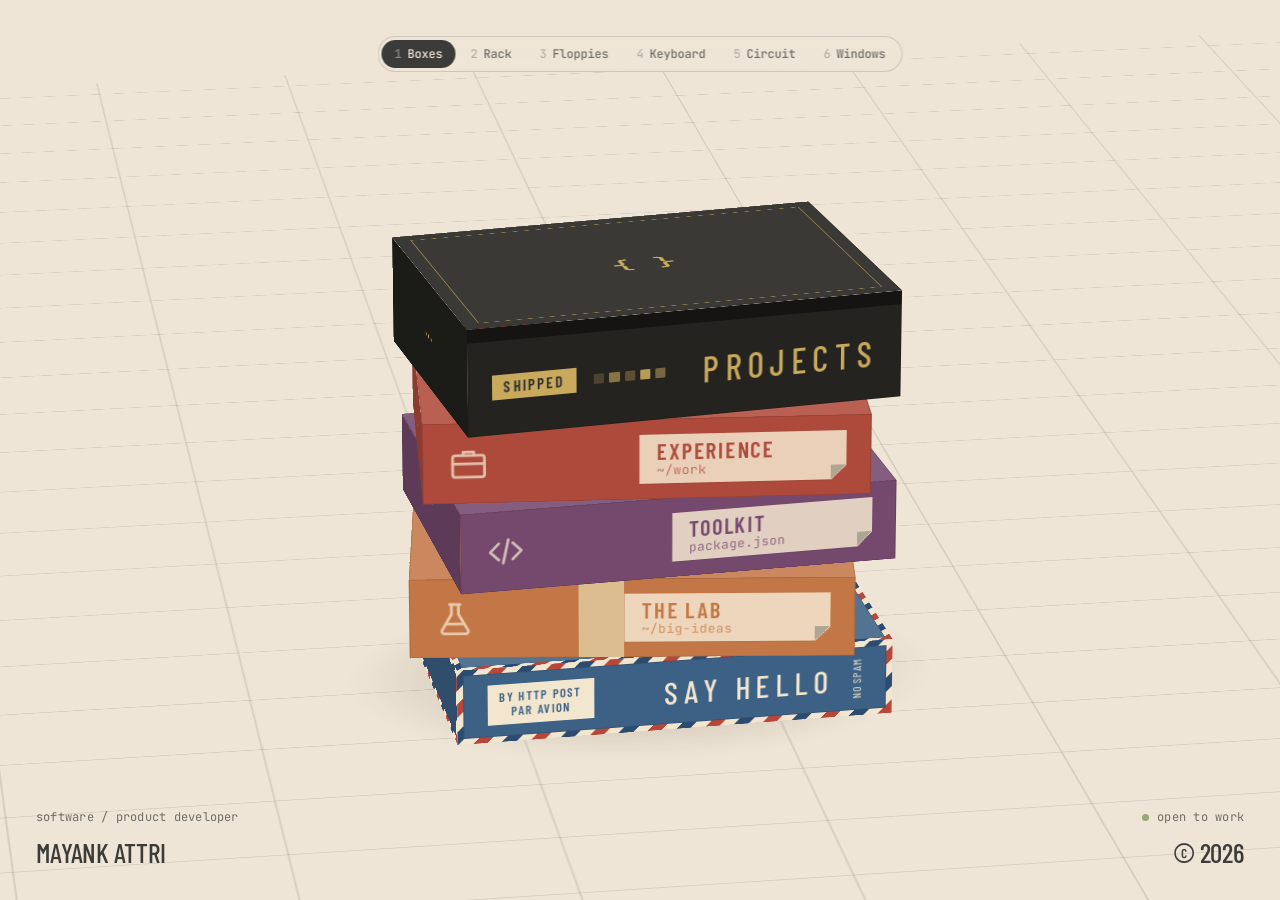
<file: index.html>
<!doctype html>
<html lang="en">
<head>
  <meta charset="utf-8">
  <meta name="viewport" content="width=device-width, initial-scale=1">
  <title>Mayank Attri</title>
  <meta name="description" content="Mayank Attri — software & product developer. Projects, experience, toolkit and contact, in six switchable 3D views.">
  <link rel="preconnect" href="https://fonts.googleapis.com">
  <link rel="preconnect" href="https://fonts.gstatic.com" crossorigin>
  <link rel="stylesheet" href="https://fonts.googleapis.com/css2?family=Barlow+Condensed:wght@400;500;600;700&family=JetBrains+Mono:wght@400;500&family=Caveat:wght@500&display=swap">
  <link rel="icon" href="favicon.svg" type="image/svg+xml">
  <link rel="stylesheet" href="css/base.css?v=16">
  <link rel="stylesheet" href="css/home.css?v=16">
  <link rel="stylesheet" href="css/views.css?v=16">
  <script src="js/data.js?v=16" defer></script>
  <script src="js/views.js?v=16" defer></script>
  <script src="js/home.js?v=16" defer></script>
  <script src="js/twist.js?v=16" defer></script>
  <script src="js/lift.js?v=16" defer></script>
</head>
<body>
<main class="home" data-view="boxes">
  <div class="switcher" role="tablist" aria-label="Choose a view">
    <button type="button" role="tab" data-view="boxes" aria-selected="true"><kbd>1</kbd>Boxes</button>
    <button type="button" role="tab" data-view="rack" aria-selected="false"><kbd>2</kbd>Rack</button>
    <button type="button" role="tab" data-view="floppies" aria-selected="false"><kbd>3</kbd>Floppies</button>
    <button type="button" role="tab" data-view="keyboard" aria-selected="false"><kbd>4</kbd>Keyboard</button>
    <button type="button" role="tab" data-view="circuit" aria-selected="false"><kbd>5</kbd>Circuit</button>
    <button type="button" role="tab" data-view="windows" aria-selected="false"><kbd>6</kbd>Windows</button>
  </div>

  <p class="corner role">software / product developer</p>
  <p class="corner status"><span class="dot" aria-hidden="true"></span> open to work</p>

  <section class="view" data-view="boxes">
  <nav class="stage" aria-label="Sections — boxes">
    <div class="world" data-twist data-lift data-stacked="true">
      <div class="ground" aria-hidden="true"></div>
      <div class="shadow" aria-hidden="true"></div>

      <!-- Top: projects — the lidded black box -->
      <a class="box b-projects" href="projects.html" aria-label="Projects">
        <span class="face f-front">
          <span class="plate">SHIPPED</span>
          <span class="commits" aria-hidden="true"><i></i><i></i><i></i><i></i><i></i></span>
          <span class="spine">PROJECTS</span>
        </span>
        <span class="face f-back"></span>
        <span class="face f-left"><span class="dots">•••</span></span>
        <span class="face f-right"></span>
        <span class="face f-top"><span class="emblem">{ }</span></span>
        <span class="face f-bottom"></span>
      </a>

      <!-- Experience -->
      <a class="box b-work" href="work.html" aria-label="Experience">
        <span class="face f-front">
          <svg class="icon" viewBox="0 0 24 24" aria-hidden="true"><rect x="3" y="7" width="18" height="13" rx="1.5"/><path d="M9 7V5h6v2M3 12h18"/></svg>
          <span class="sticker"><b>EXPERIENCE</b><small>~/work</small></span>
        </span>
        <span class="face f-back"></span>
        <span class="face f-left"><span class="arrows" aria-hidden="true">↑↑</span></span>
        <span class="face f-right"></span>
        <span class="face f-top"></span>
        <span class="face f-bottom"></span>
      </a>

      <!-- Toolkit -->
      <a class="box b-toolkit" href="toolkit.html" aria-label="Toolkit">
        <span class="face f-front">
          <svg class="icon" viewBox="0 0 24 24" aria-hidden="true"><path d="M8 7l-5 5 5 5M16 7l5 5-5 5M13.5 5l-3 14"/></svg>
          <span class="sticker"><b>TOOLKIT</b><small>package.json</small></span>
        </span>
        <span class="face f-back"></span>
        <span class="face f-left"><span class="arrows" aria-hidden="true">↑↑</span></span>
        <span class="face f-right"></span>
        <span class="face f-top"></span>
        <span class="face f-bottom"></span>
      </a>

      <!-- Lab: AI agents and experiments -->
      <a class="box b-lab" href="lab.html" aria-label="Lab">
        <span class="face f-front">
          <svg class="icon" viewBox="0 0 24 24" aria-hidden="true"><path d="M9 3h6M10 3v6L4.5 19a1.5 1.5 0 0 0 1.3 2h12.4a1.5 1.5 0 0 0 1.3-2L14 9V3M7 15h10"/></svg>
          <span class="tape tape-v" aria-hidden="true"></span>
          <span class="sticker"><b>THE LAB</b><small>~/big-ideas</small></span>
        </span>
        <span class="face f-back"></span>
        <span class="face f-left"></span>
        <span class="face f-right"></span>
        <span class="face f-top"><span class="tape tape-top" aria-hidden="true"><span>EXPERIMENTAL · HANDLE WITH CARE · EXPERIMENTAL · HANDLE WITH CARE ·</span></span></span>
        <span class="face f-bottom"></span>
      </a>

      <!-- Contact: the air-mail parcel -->
      <a class="box b-contact" href="contact.html" aria-label="Contact">
        <span class="face f-front">
          <span class="stamp">BY HTTP POST<br>PAR AVION</span>
          <span class="spine">SAY HELLO</span>
          <span class="aside">NO SPAM</span>
        </span>
        <span class="face f-back"></span>
        <span class="face f-left"></span>
        <span class="face f-right"></span>
        <span class="face f-top"><span class="to">TO: YOU</span><span class="postage">200<small>OK</small></span></span>
        <span class="face f-bottom"></span>
      </a>
    </div>
  </nav>
  </section>

  <!-- The other views are built by js/views.js from the same five sections. -->
  <section class="view" data-view="rack" hidden>
    <nav class="stage" aria-label="Sections — server rack"><div class="world" data-twist data-lift data-stacked="true"></div></nav>
  </section>
  <section class="view" data-view="floppies" hidden>
    <nav class="stage" aria-label="Sections — floppy disks"><div class="world" data-twist data-lift data-stacked="false"></div></nav>
  </section>
  <section class="view" data-view="keyboard" hidden>
    <nav class="stage" aria-label="Sections — keyboard"><div class="world" data-orbit></div></nav>
    <p class="hint">type <b>P</b> · <b>E</b> · <b>T</b> · <b>L</b> · <b>C</b> on your keyboard</p>
  </section>
  <section class="view" data-view="circuit" hidden>
    <nav class="stage" aria-label="Sections — circuit board"><div class="world" data-orbit></div></nav>
  </section>
  <section class="view" data-view="windows" hidden>
    <nav class="stage" aria-label="Sections — windows"><div class="world" data-orbit data-spread></div></nav>
  </section>

  <h1 class="corner name">Mayank Attri</h1>
  <p class="corner copyright">© 2026</p>

  <p class="toast" role="status" aria-live="polite"></p>
</main>
</body>
</html>
</file>
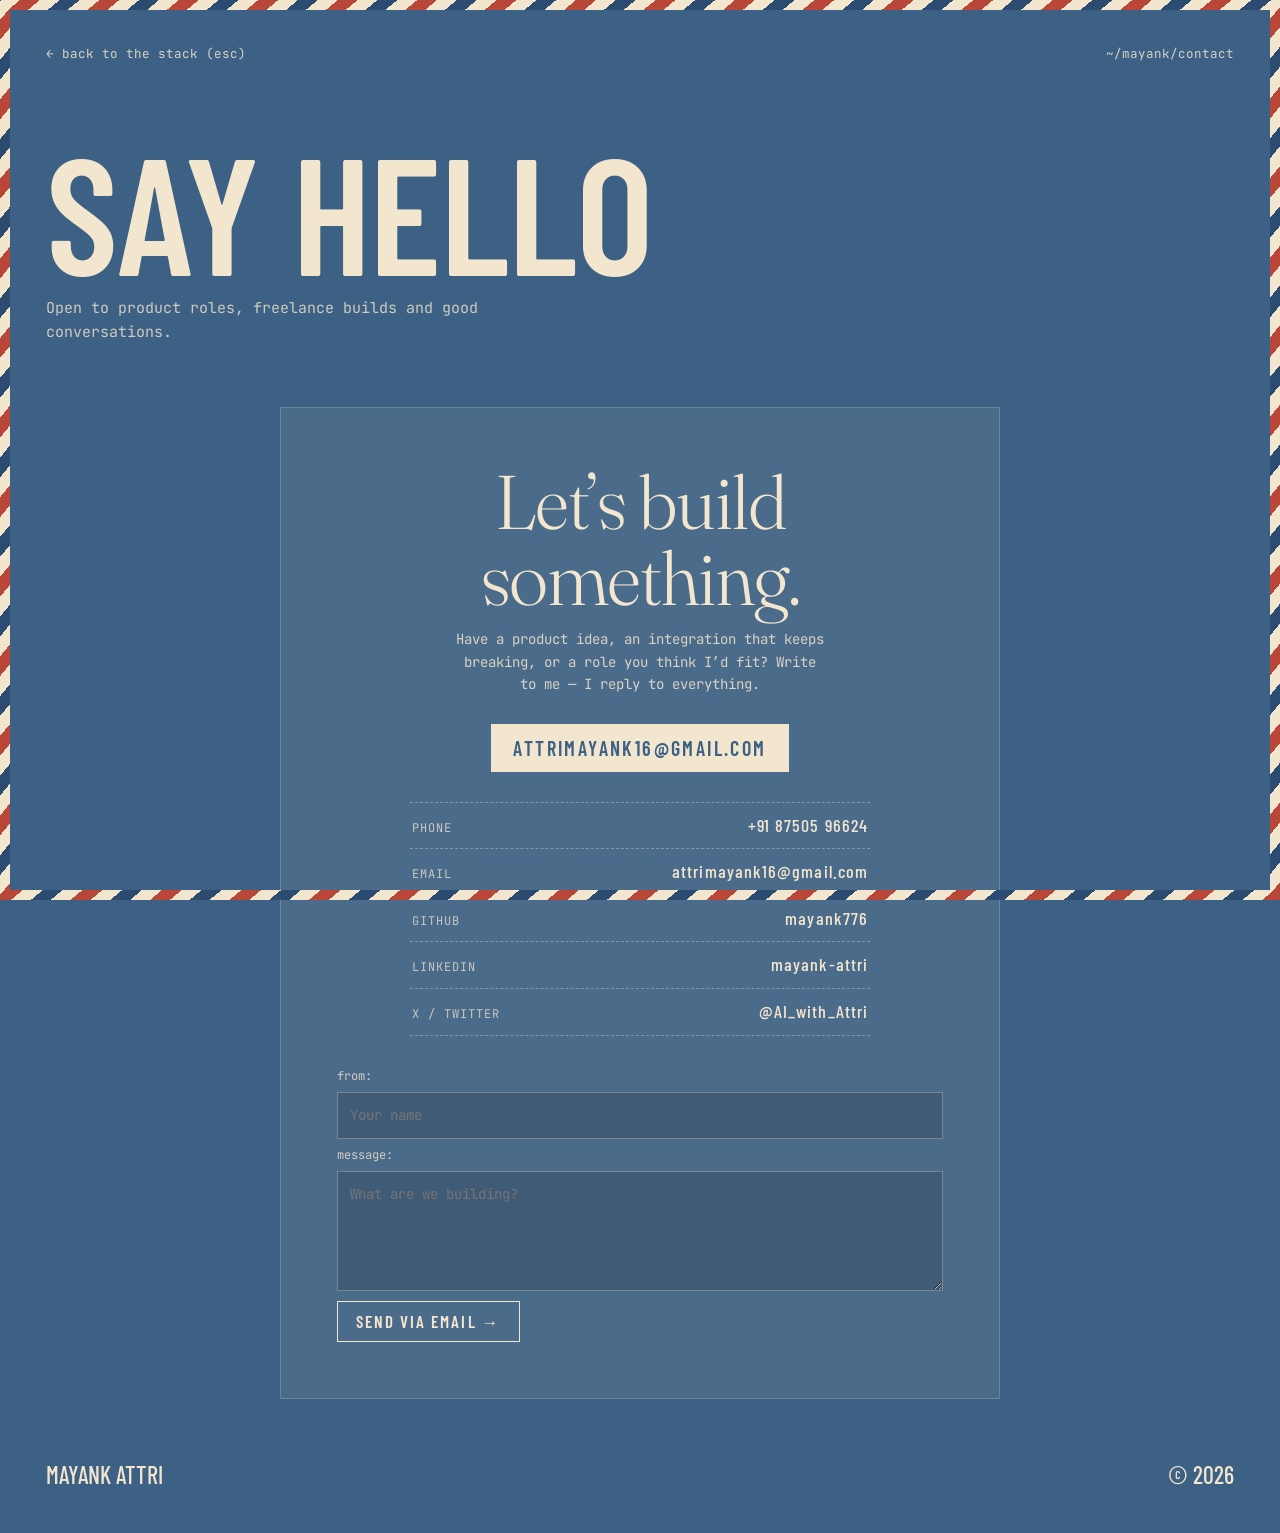
<file: contact.html>
<!doctype html>
<html lang="en">
<head>
  <meta charset="utf-8">
  <meta name="viewport" content="width=device-width, initial-scale=1">
  <title>Contact | Mayank Attri</title>
  <meta name="description" content="Open to product roles, freelance builds and good conversations.">
  <link rel="preconnect" href="https://fonts.googleapis.com">
  <link rel="preconnect" href="https://fonts.gstatic.com" crossorigin>
  <link rel="stylesheet" href="https://fonts.googleapis.com/css2?family=Barlow+Condensed:wght@400;500;600;700&family=JetBrains+Mono:wght@400;500&family=Fraunces:opsz,wght@9..144,300&display=swap">
  <link rel="icon" href="favicon.svg" type="image/svg+xml">
  <link rel="stylesheet" href="css/base.css?v=16">
  <link rel="stylesheet" href="css/room.css?v=16">
  <script src="js/data.js?v=16" defer></script>
  <script src="js/room.js?v=16" defer></script>
</head>
<body class="room room-contact" data-room="contact">
  <header class="room-head">
    <a class="back" href="index.html">← back to the stack <span aria-hidden="true">(esc)</span></a>
    <span>~/mayank/contact</span>
  </header>
  <main>
    <h1>Say hello</h1>
    <p class="lede">Open to product roles, freelance builds and good conversations.</p>
    <div class="content" id="content"></div>
  </main>
  <footer class="room-foot">
    <span>Mayank Attri</span>
    <span>© 2026</span>
  </footer>
</body>
</html>
</file>
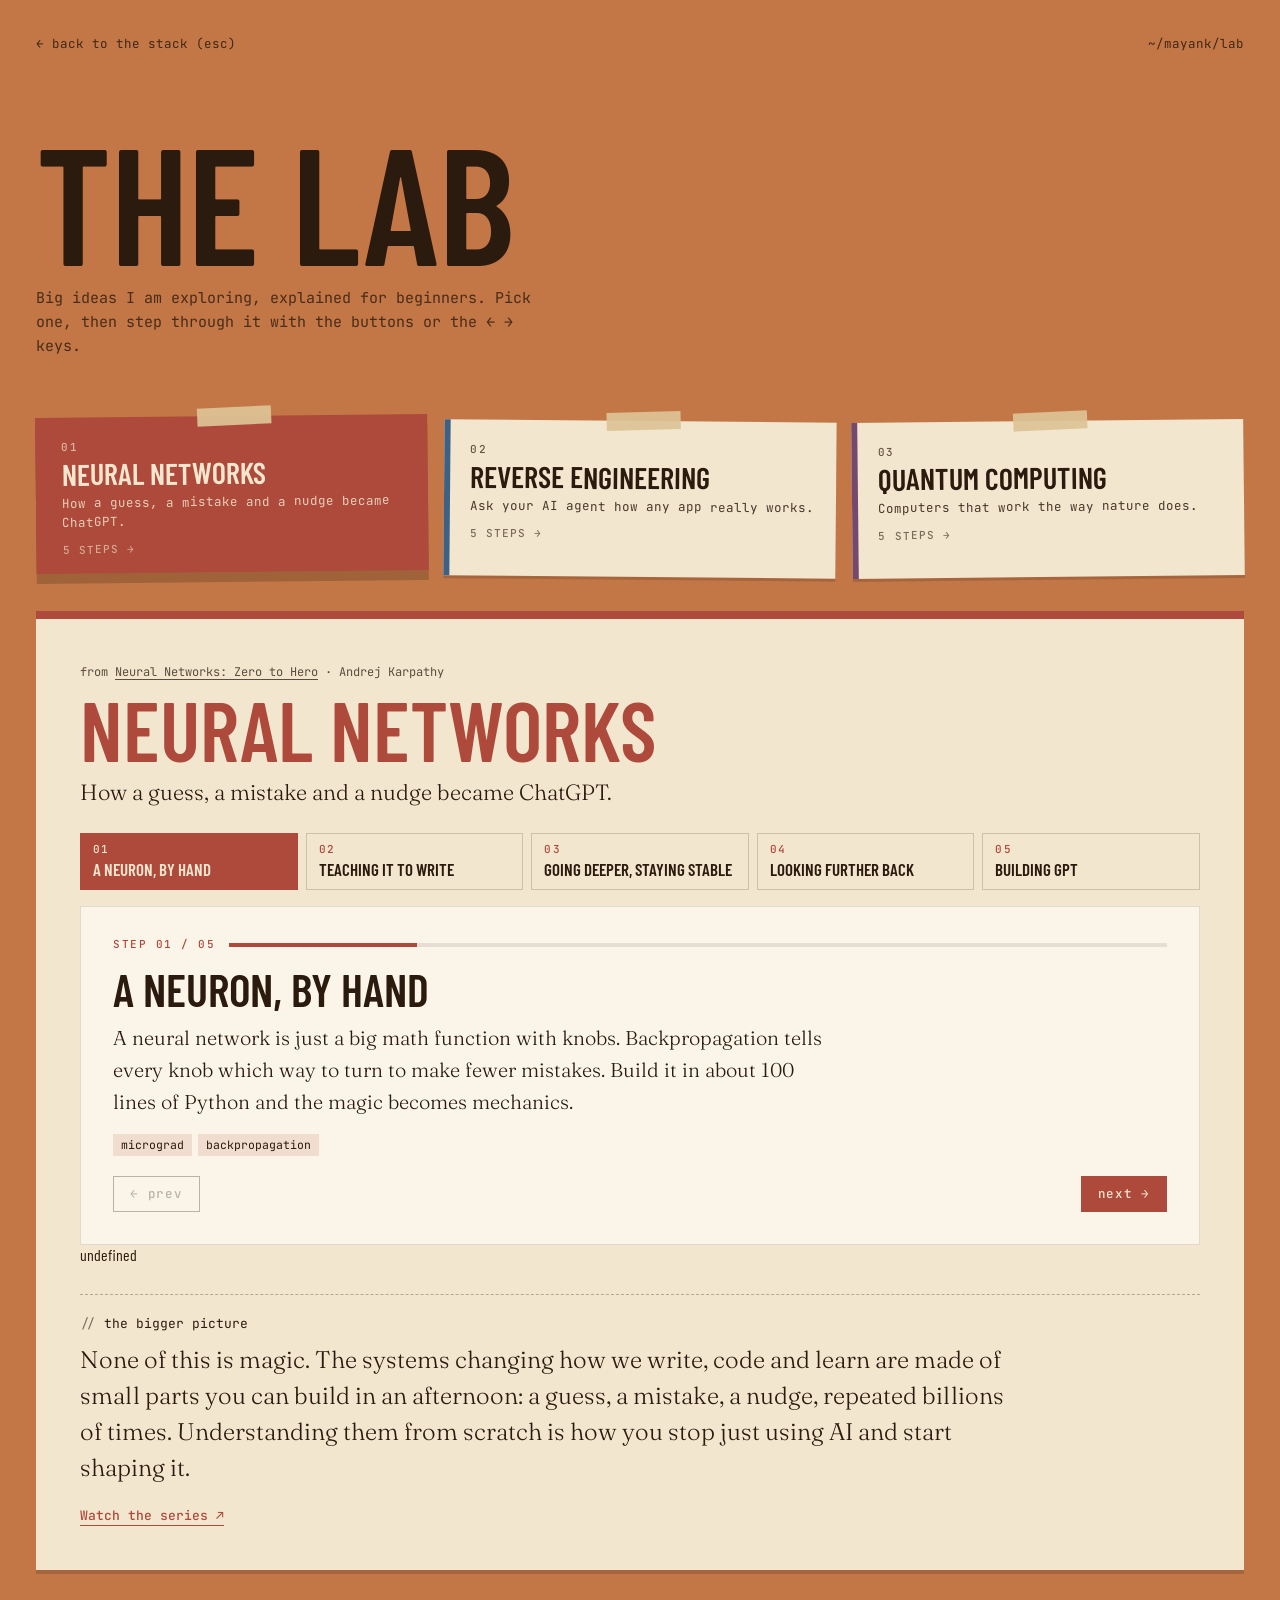
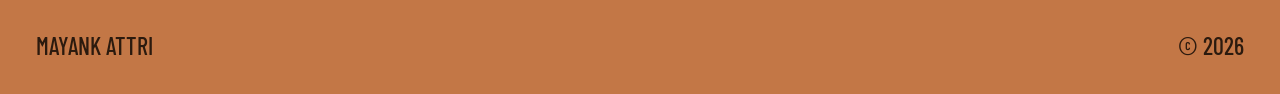
<file: lab.html>
<!doctype html>
<html lang="en">
<head>
  <meta charset="utf-8">
  <meta name="viewport" content="width=device-width, initial-scale=1">
  <title>Lab | Mayank Attri</title>
  <meta name="description" content="Big ideas explained for beginners: neural networks, reverse engineering with AI agents, and quantum computing.">
  <link rel="preconnect" href="https://fonts.googleapis.com">
  <link rel="preconnect" href="https://fonts.gstatic.com" crossorigin>
  <link rel="stylesheet" href="https://fonts.googleapis.com/css2?family=Barlow+Condensed:wght@400;500;600;700&family=JetBrains+Mono:wght@400;500&family=Fraunces:opsz,wght@9..144,300&display=swap">
  <link rel="icon" href="favicon.svg" type="image/svg+xml">
  <link rel="stylesheet" href="css/base.css?v=16">
  <link rel="stylesheet" href="css/room.css?v=16">
  <script src="js/data.js?v=16" defer></script>
  <script src="js/room.js?v=16" defer></script>
</head>
<body class="room room-lab" data-room="lab">
  <header class="room-head">
    <a class="back" href="index.html">← back to the stack <span aria-hidden="true">(esc)</span></a>
    <span>~/mayank/lab</span>
  </header>
  <main>
    <h1>The Lab</h1>
    <p class="lede">Big ideas I am exploring, explained for beginners. Pick one, then step through it with the buttons or the ← → keys.</p>
    <div class="content" id="content"></div>
  </main>
  <footer class="room-foot">
    <span>Mayank Attri</span>
    <span>© 2026</span>
  </footer>
</body>
</html>
</file>
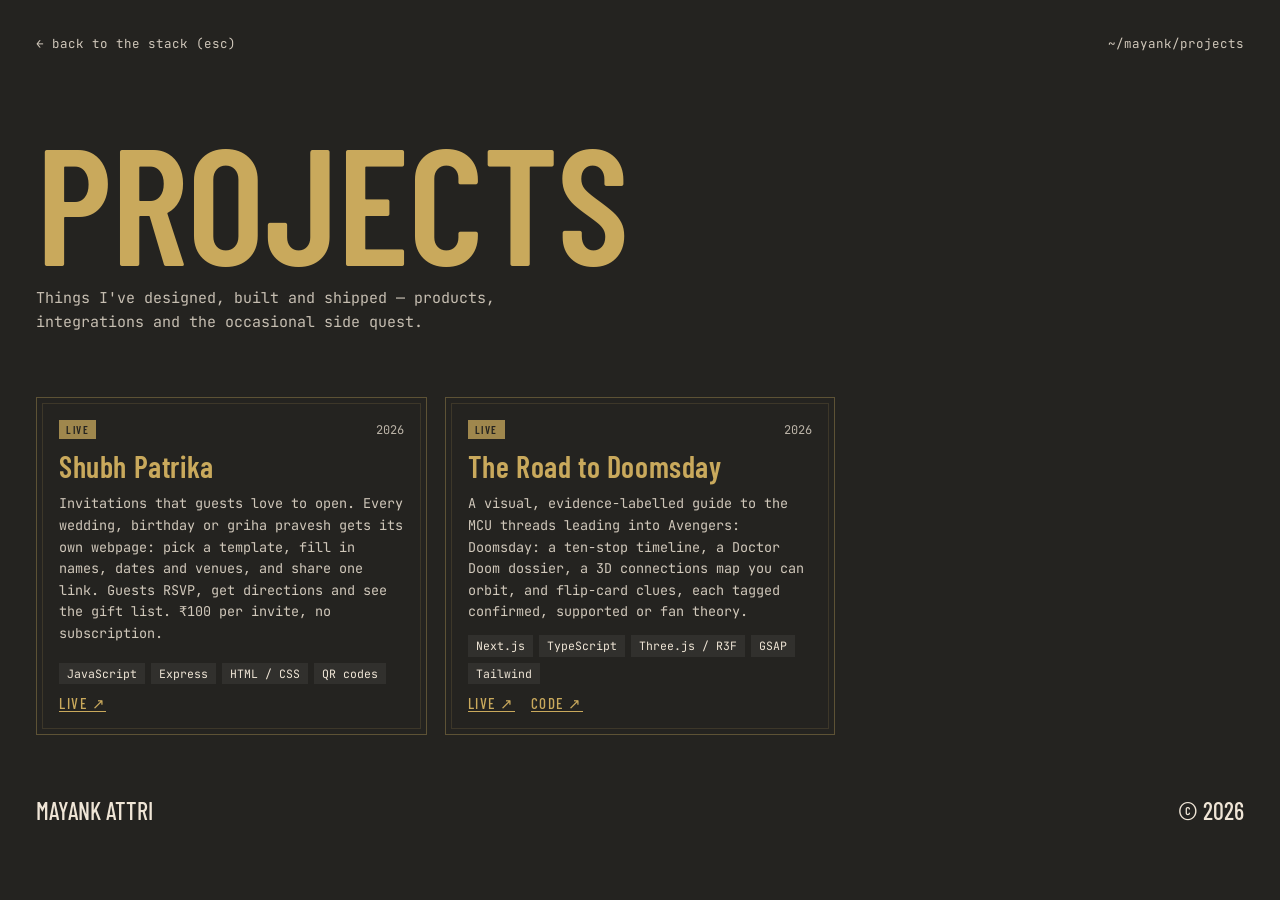
<file: projects.html>
<!doctype html>
<html lang="en">
<head>
  <meta charset="utf-8">
  <meta name="viewport" content="width=device-width, initial-scale=1">
  <title>Projects | Mayank Attri</title>
  <meta name="description" content="Things I've designed, built and shipped — products, integrations and the occasional side quest.">
  <link rel="preconnect" href="https://fonts.googleapis.com">
  <link rel="preconnect" href="https://fonts.gstatic.com" crossorigin>
  <link rel="stylesheet" href="https://fonts.googleapis.com/css2?family=Barlow+Condensed:wght@400;500;600;700&family=JetBrains+Mono:wght@400;500&family=Fraunces:opsz,wght@9..144,300&display=swap">
  <link rel="icon" href="favicon.svg" type="image/svg+xml">
  <link rel="stylesheet" href="css/base.css?v=16">
  <link rel="stylesheet" href="css/room.css?v=16">
  <script src="js/data.js?v=16" defer></script>
  <script src="js/room.js?v=16" defer></script>
</head>
<body class="room room-projects" data-room="projects">
  <header class="room-head">
    <a class="back" href="index.html">← back to the stack <span aria-hidden="true">(esc)</span></a>
    <span>~/mayank/projects</span>
  </header>
  <main>
    <h1>Projects</h1>
    <p class="lede">Things I've designed, built and shipped — products, integrations and the occasional side quest.</p>
    <div class="content" id="content"></div>
  </main>
  <footer class="room-foot">
    <span>Mayank Attri</span>
    <span>© 2026</span>
  </footer>
</body>
</html>
</file>
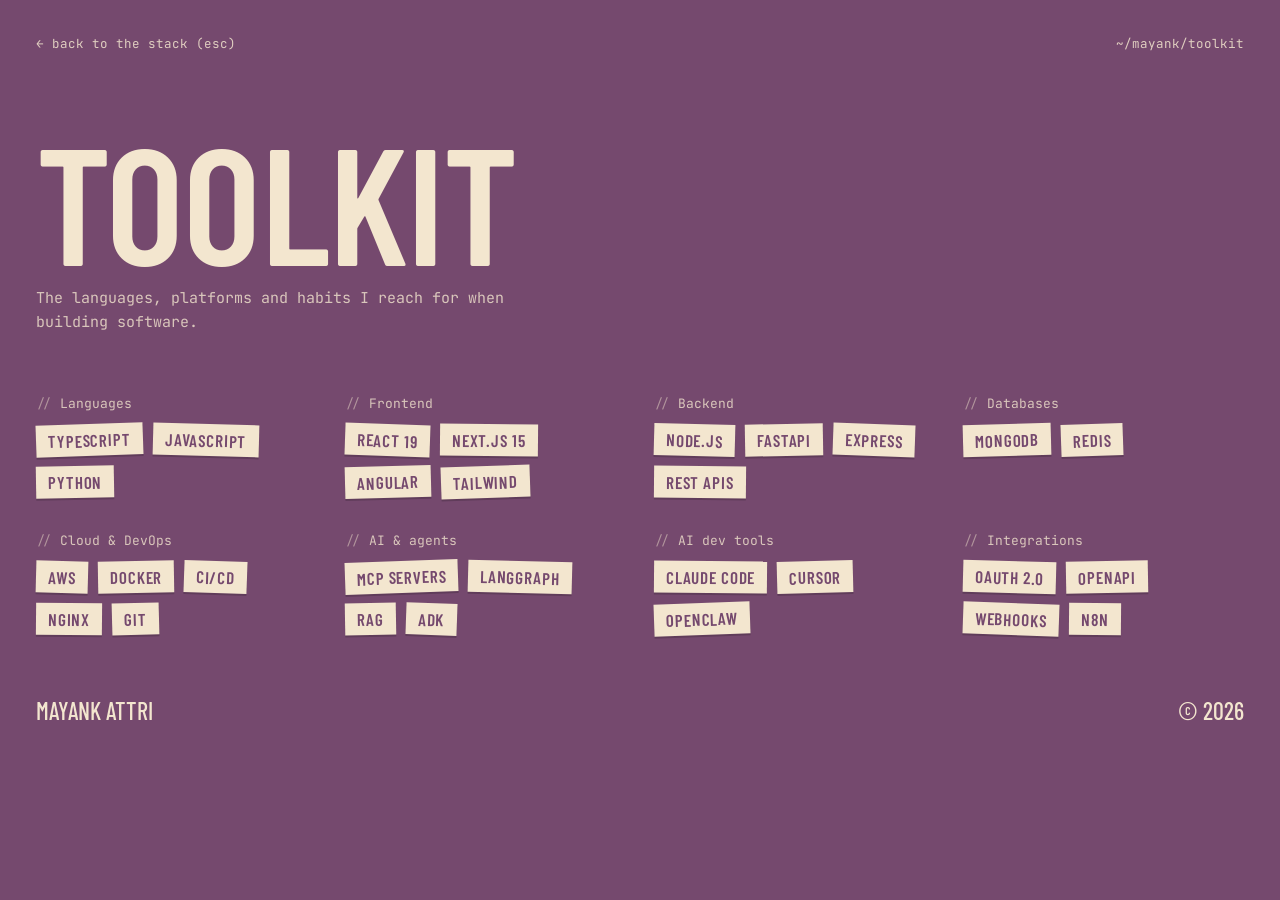
<file: toolkit.html>
<!doctype html>
<html lang="en">
<head>
  <meta charset="utf-8">
  <meta name="viewport" content="width=device-width, initial-scale=1">
  <title>Toolkit | Mayank Attri</title>
  <meta name="description" content="The languages, platforms and habits I reach for when building software.">
  <link rel="preconnect" href="https://fonts.googleapis.com">
  <link rel="preconnect" href="https://fonts.gstatic.com" crossorigin>
  <link rel="stylesheet" href="https://fonts.googleapis.com/css2?family=Barlow+Condensed:wght@400;500;600;700&family=JetBrains+Mono:wght@400;500&family=Fraunces:opsz,wght@9..144,300&display=swap">
  <link rel="icon" href="favicon.svg" type="image/svg+xml">
  <link rel="stylesheet" href="css/base.css?v=16">
  <link rel="stylesheet" href="css/room.css?v=16">
  <script src="js/data.js?v=16" defer></script>
  <script src="js/room.js?v=16" defer></script>
</head>
<body class="room room-toolkit" data-room="toolkit">
  <header class="room-head">
    <a class="back" href="index.html">← back to the stack <span aria-hidden="true">(esc)</span></a>
    <span>~/mayank/toolkit</span>
  </header>
  <main>
    <h1>Toolkit</h1>
    <p class="lede">The languages, platforms and habits I reach for when building software.</p>
    <div class="content" id="content"></div>
  </main>
  <footer class="room-foot">
    <span>Mayank Attri</span>
    <span>© 2026</span>
  </footer>
</body>
</html>
</file>
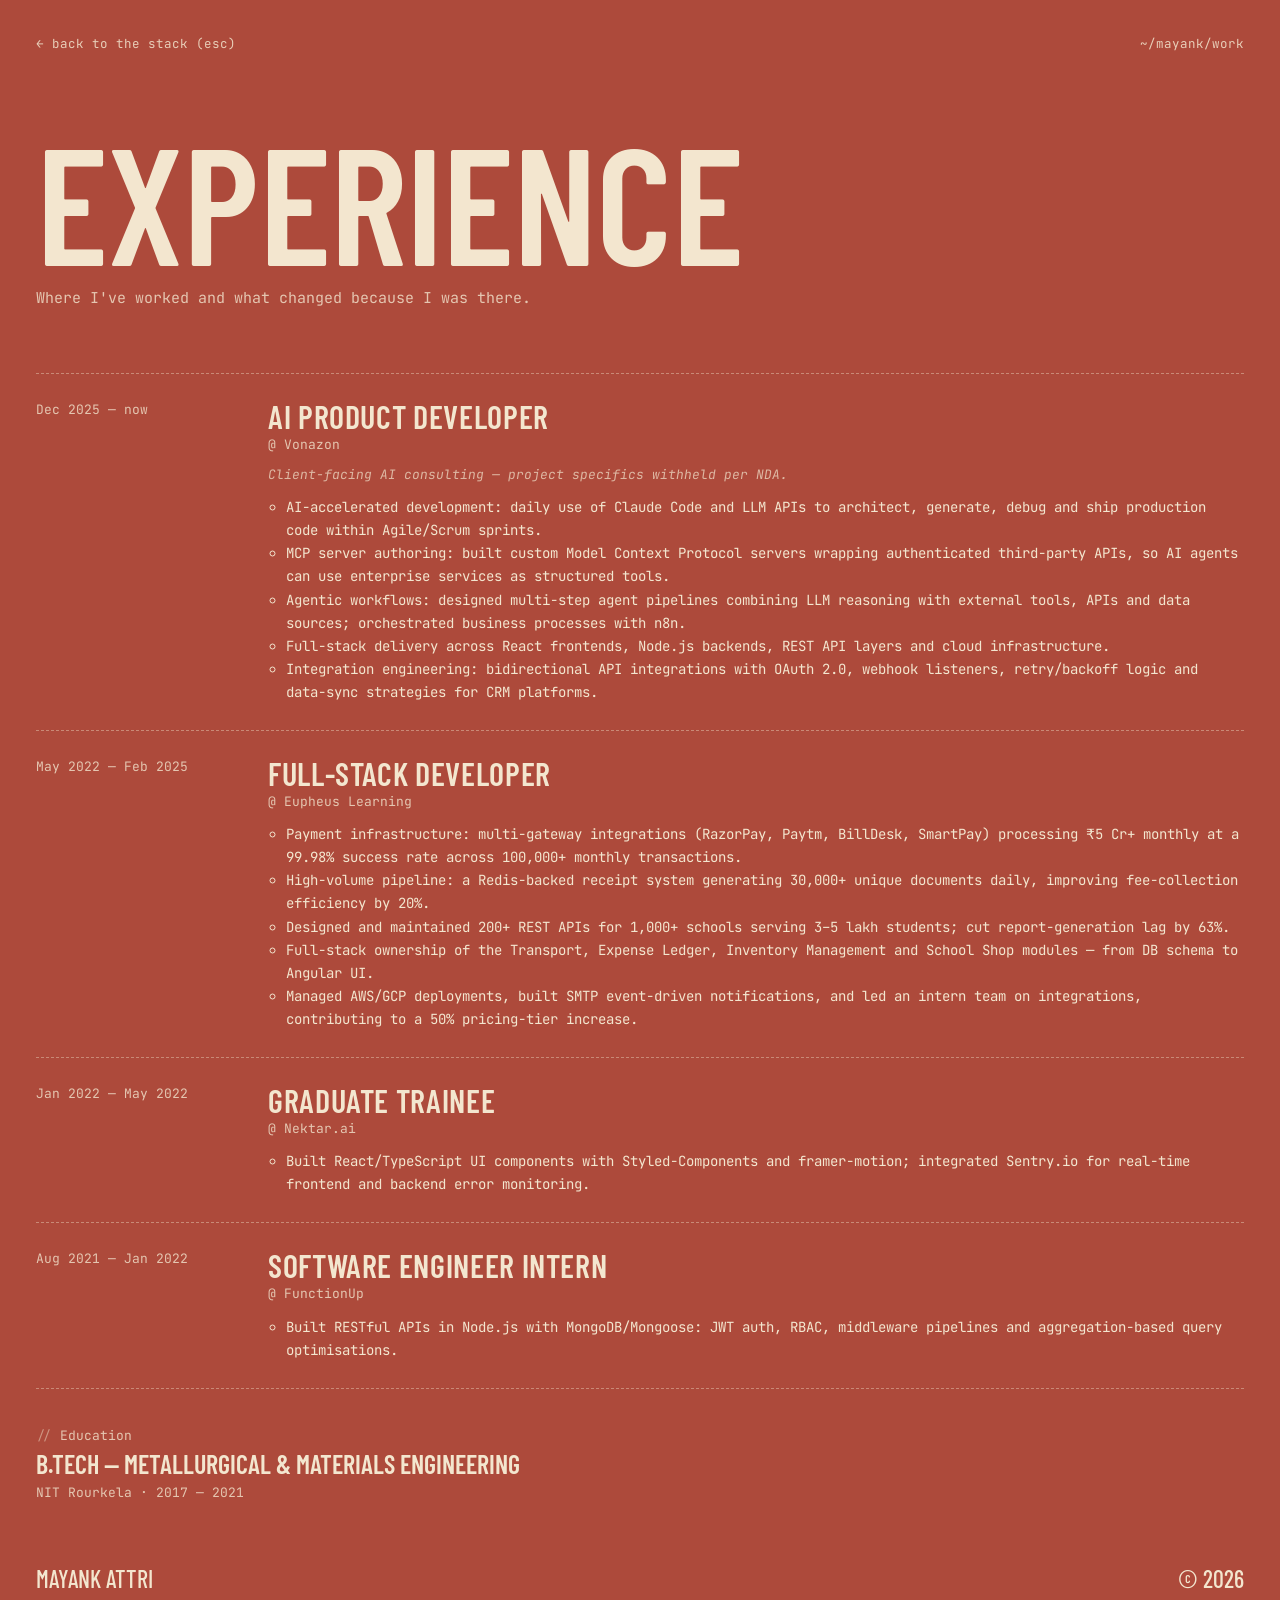
<file: work.html>
<!doctype html>
<html lang="en">
<head>
  <meta charset="utf-8">
  <meta name="viewport" content="width=device-width, initial-scale=1">
  <title>Experience | Mayank Attri</title>
  <meta name="description" content="Where I've worked and what changed because I was there.">
  <link rel="preconnect" href="https://fonts.googleapis.com">
  <link rel="preconnect" href="https://fonts.gstatic.com" crossorigin>
  <link rel="stylesheet" href="https://fonts.googleapis.com/css2?family=Barlow+Condensed:wght@400;500;600;700&family=JetBrains+Mono:wght@400;500&family=Fraunces:opsz,wght@9..144,300&display=swap">
  <link rel="icon" href="favicon.svg" type="image/svg+xml">
  <link rel="stylesheet" href="css/base.css?v=16">
  <link rel="stylesheet" href="css/room.css?v=16">
  <script src="js/data.js?v=16" defer></script>
  <script src="js/room.js?v=16" defer></script>
</head>
<body class="room room-work" data-room="work">
  <header class="room-head">
    <a class="back" href="index.html">← back to the stack <span aria-hidden="true">(esc)</span></a>
    <span>~/mayank/work</span>
  </header>
  <main>
    <h1>Experience</h1>
    <p class="lede">Where I've worked and what changed because I was there.</p>
    <div class="content" id="content"></div>
  </main>
  <footer class="room-foot">
    <span>Mayank Attri</span>
    <span>© 2026</span>
  </footer>
</body>
</html>
</file>
<file: css/base.css>
/* Shared tokens, fonts and resets for every page. */
@view-transition { navigation: auto; }

:root {
  --paper: #efe5d6;
  --paper-2: #e4d7c5;
  --ink: #3b3b39;
  --line: rgb(59 59 57 / 0.13);
  --shadow: rgb(40 30 20 / 0.28);

  --c-projects: #242320;
  --c-work: #ad4a3b;
  --c-toolkit: #75496e;
  --c-lab: #c37746;
  --c-contact: #3d6184;
  --gold: #c9a95c;
  --cream: #f3e6cf;
  --tape: rgb(222 196 150 / 0.92);
  --ok: #6f8f4e;

  --gutter: clamp(16px, 3vw, 36px);
  --label: "Barlow Condensed", "Arial Narrow", sans-serif;
  --mono: "JetBrains Mono", ui-monospace, "SFMono-Regular", Consolas, monospace;
  --serif: "Fraunces", Georgia, serif;
  color-scheme: light;
}

/* Night shift: the paving goes dark, the boxes keep their colours. */
@media (prefers-color-scheme: dark) {
  :root:not([data-theme="light"]) {
    --paper: #1b1a18;
    --paper-2: #25231f;
    --ink: #e9dfcf;
    --line: rgb(239 229 214 / 0.08);
    --shadow: rgb(0 0 0 / 0.55);
    color-scheme: dark;
  }
}
:root[data-theme="dark"] {
  --paper: #1b1a18;
  --paper-2: #25231f;
  --ink: #e9dfcf;
  --line: rgb(239 229 214 / 0.08);
  --shadow: rgb(0 0 0 / 0.55);
  color-scheme: dark;
}

*, *::before, *::after { box-sizing: border-box; }
html, body { margin: 0; }
body {
  background: var(--paper);
  color: var(--ink);
  font-family: var(--label);
  -webkit-font-smoothing: antialiased;
  text-rendering: optimizeLegibility;
}
a { color: inherit; }
:focus-visible { outline: 2px solid var(--gold); outline-offset: 3px; }
::selection { background: var(--ink); color: var(--paper); }

.sr-only {
  position: absolute; width: 1px; height: 1px; padding: 0; margin: -1px;
  overflow: hidden; clip: rect(0 0 0 0); white-space: nowrap; border: 0;
}

@media (prefers-reduced-motion: reduce) {
  *, *::before, *::after { animation: none !important; transition: none !important; }
  @view-transition { navigation: none; }
}
</file>
<file: css/home.css>
/* The home: a stack of six-faced boxes standing on paving, one box per
   section. Everything is sized from one world unit, --u, so the stack
   fits whatever screen it lands on. */

@property --drop { syntax: "<length>"; inherits: false; initial-value: 0px; }

.home {
  position: relative;
  min-height: 100svh;
  display: grid;
  place-items: center;
  padding: var(--gutter);
  overflow: clip;
  isolation: isolate;
}

/* ---------- corner texts ---------- */
.corner {
  position: absolute;
  z-index: 2;
  margin: 0;
  font: 500 clamp(1.15rem, 0.85rem + 1.1vw, 1.7rem) / 0.9 var(--label);
  letter-spacing: -0.005em;
  text-transform: uppercase;
}
.name { left: var(--gutter); bottom: var(--gutter); }
.copyright { right: var(--gutter); bottom: var(--gutter); }
.role, .status {
  bottom: calc(var(--gutter) + clamp(1.15rem, 0.85rem + 1.1vw, 1.7rem) + 12px);
  font: 400 12px/1.2 var(--mono);
  text-transform: none;
  letter-spacing: 0.02em;
  opacity: 0.7;
}
.role { left: var(--gutter); }
.status { right: var(--gutter); display: flex; align-items: center; gap: 8px; }
.dot {
  width: 7px; height: 7px; border-radius: 50%;
  background: var(--ok);
  box-shadow: 0 0 0 0 var(--ok);
  animation: ping 2.4s ease-out infinite;
}
@keyframes ping { 0% { box-shadow: 0 0 0 0 rgb(111 143 78 / .55); } 70%, 100% { box-shadow: 0 0 0 7px rgb(111 143 78 / 0); } }

/* ---------- the stage and the camera ---------- */
.stage {
  --u: min(
    calc((100vw - 2 * var(--gutter)) / 380),
    calc((100svh - 2 * var(--gutter) - 90px) / 400),
    2.2px
  );
  --w: calc(255 * var(--u));
  --d: calc(176 * var(--u));
  position: relative;
  width: calc(380 * var(--u));
  height: calc(400 * var(--u));
  perspective: calc(3400 * var(--u));
  perspective-origin: 50% 35%;
}
.world {
  position: absolute;
  left: 50%;
  top: var(--origin-y, 80%);
  width: 0;
  height: 0;
  transform-style: preserve-3d;
  /* Each view sets its own camera: --elev (looking down), --yaw, --scale.
     --oe / --oy are the orbit drag (js/views.js), --tilt the pointer drift. */
  transform:
    scale3d(var(--scale, 1), var(--scale, 1), var(--scale, 1))
    rotateX(calc(-1 * (var(--elev, 19deg) + var(--oe, 0deg))))
    rotateY(calc(var(--yaw, 9deg) + var(--tilt, 0deg) + var(--oy, 0deg)));
  transition: transform 0.8s cubic-bezier(0.2, 0.7, 0.2, 1);
}
.world.orbiting { transition: none; }

/* The paving: joints seen by the same camera, running off past the edges. */
.ground {
  position: absolute;
  left: calc(-1300 * var(--u));
  top: calc(-1300 * var(--u));
  width: calc(2600 * var(--u));
  height: calc(2600 * var(--u));
  transform: rotateX(90deg);
  background-image:
    linear-gradient(var(--line) calc(1.4 * var(--u)), transparent 0),
    linear-gradient(90deg, var(--line) calc(1.4 * var(--u)), transparent 0);
  background-size: calc(150 * var(--u)) calc(75 * var(--u));
  background-position: calc(18 * var(--u)) calc(30 * var(--u));
  pointer-events: none;
}
.shadow {
  position: absolute;
  left: calc(-170 * var(--u));
  top: calc(-130 * var(--u));
  width: calc(340 * var(--u));
  height: calc(260 * var(--u));
  transform: rotateX(90deg) translateZ(calc(0.5 * var(--u)));
  background: radial-gradient(closest-side, var(--shadow), transparent);
  filter: blur(calc(6 * var(--u)));
  pointer-events: none;
}

/* ---------- a box: six faces around its own centre ---------- */
.box {
  --c: #888;
  --y: 0;          /* height of its base above the ground, in units */
  --h: calc(48 * var(--u));
  --x: 0;          /* sideways nudge, in units */
  --turn: 0deg;
  --pull: 0;
  --i: 0;          /* arrival order, bottom first */
  position: absolute;
  left: 0;
  top: 0;
  width: 0;
  height: 0;
  padding: 0;
  border: 0;
  background: none;
  font: inherit;
  color: var(--cream);
  text-decoration: none;
  cursor: pointer;
  outline: none;
  -webkit-tap-highlight-color: transparent;
  transform-style: preserve-3d;
  /* --lift hinges the box (and whatever rests on it) up about the back-bottom
     edge of the box being lifted (js/lift.js sets the --h* hinge values).
     At --lift: 0deg this prefix is the identity. */
  --lift: 0deg;
  --hx: 0;
  --hz: 0;
  --hy: 0px;
  --hturn: 0deg;
  --hdepth: var(--d);
  --z: 0;          /* front/back position, in units */
  --press: 0;      /* pushed down (keys) or raised (chips), in units */
  --pull-dist: 44; /* how far hover pulls it out towards you */
  transform:
    translate3d(calc(var(--hx) * var(--u)), var(--hy), calc(var(--hz) * var(--u)))
    rotateY(var(--hturn))
    translateZ(calc(var(--hdepth) / -2))
    rotateX(var(--lift))
    translateZ(calc(var(--hdepth) / 2))
    rotateY(calc(-1 * var(--hturn)))
    translate3d(calc(-1 * var(--hx) * var(--u)), calc(-1 * var(--hy)), calc(-1 * var(--hz) * var(--u)))
    translate3d(calc(var(--x) * var(--u)), calc(var(--drop) - var(--y) * var(--u) - var(--h) / 2 + var(--press) * var(--u)), calc(var(--z) * var(--u)))
    rotateY(var(--turn))
    translate3d(0, calc(var(--pull) * -3 * var(--u)), calc(var(--pull) * var(--pull-dist) * var(--u)));
  transition: transform 0.45s cubic-bezier(0.2, 0.8, 0.2, 1);
  animation: arrive 0.85s cubic-bezier(0.3, 1.35, 0.55, 1) both;
  animation-delay: calc(150ms + var(--i) * 120ms);
}
@keyframes arrive {
  from { --drop: calc(-640 * var(--u)); }
  to   { --drop: 0px; }
}
@media (hover: hover) {
  .box:hover { --pull: 1; }
}
.box:focus-visible { --pull: 1; }
.box:focus-visible .f-front { outline: calc(2 * var(--u)) solid var(--gold); outline-offset: calc(3 * var(--u)); }

.world.tidy .box { --turn: 0deg; --x: 0; }

.face {
  position: absolute;
  left: 0;
  top: 0;
  display: block;
  overflow: hidden;
  backface-visibility: hidden;
  background: var(--c);
  box-shadow: inset 0 0 0 calc(0.6 * var(--u)) rgb(0 0 0 / 0.12);
}
.f-front, .f-back {
  width: var(--w); height: var(--h);
  margin: calc(var(--h) / -2) 0 0 calc(var(--w) / -2);
}
.f-left, .f-right {
  width: var(--d); height: var(--h);
  margin: calc(var(--h) / -2) 0 0 calc(var(--d) / -2);
}
.f-top, .f-bottom {
  width: var(--w); height: var(--d);
  margin: calc(var(--d) / -2) 0 0 calc(var(--w) / -2);
}
.f-front  { transform: translateZ(calc(var(--d) / 2)); }
.f-back   { transform: rotateY(180deg) translateZ(calc(var(--d) / 2)); }
.f-right  { transform: rotateY(90deg) translateZ(calc(var(--w) / 2)); }
.f-left   { transform: rotateY(-90deg) translateZ(calc(var(--w) / 2)); }
.f-top    { transform: rotateX(90deg) translateZ(calc(var(--h) / 2)); }
.f-bottom { transform: rotateX(-90deg) translateZ(calc(var(--h) / 2)); }

/* light from above and a touch to the left */
.f-top    { background: color-mix(in oklab, var(--c), white 12%); }
.f-left   { background: color-mix(in oklab, var(--c), black 14%); }
.f-right, .f-back { background: color-mix(in oklab, var(--c), black 26%); }
.f-bottom { background: color-mix(in oklab, var(--c), black 40%); }

.f-front {
  display: flex;
  align-items: center;
  gap: calc(10 * var(--u));
  padding: 0 calc(14 * var(--u));
}

/* ---------- the five boxes, bottom to top ---------- */
.b-contact  { --c: var(--c-contact);  --y: 0;   --h: calc(46 * var(--u)); --turn: 2deg;  --x: 4;  --i: 0; }
.b-lab      { --c: var(--c-lab);      --y: 46;  --h: calc(48 * var(--u)); --turn: -8deg; --x: -6; --i: 1; }
.b-toolkit  { --c: var(--c-toolkit);  --y: 94;  --h: calc(48 * var(--u)); --turn: 4deg;  --x: 3;  --i: 2; }
.b-work     { --c: var(--c-work);     --y: 142; --h: calc(48 * var(--u)); --turn: -5deg; --x: -2; --i: 3; }
.b-projects { --c: var(--c-projects); --y: 190; --h: calc(64 * var(--u)); --turn: 7deg;  --x: 2;  --i: 4; }

/* shared bits */
.icon {
  flex: none;
  width: calc(24 * var(--u));
  height: calc(24 * var(--u));
  fill: none;
  stroke: currentColor;
  stroke-width: 1.6;
  stroke-linecap: round;
  stroke-linejoin: round;
  opacity: 0.75;
}
.sticker {
  margin-left: auto;
  position: relative;
  display: grid;
  align-content: center;
  gap: calc(2 * var(--u));
  width: calc(118 * var(--u));
  height: calc(30 * var(--u));
  padding: 0 calc(10 * var(--u));
  background: color-mix(in oklab, var(--cream), var(--c) 14%);
  color: var(--c);
  clip-path: polygon(0 0, 100% 0, 100% calc(100% - 9 * var(--u)), calc(100% - 9 * var(--u)) 100%, 0 100%);
  box-shadow: 0 calc(1 * var(--u)) 0 rgb(0 0 0 / 0.1);
}
.sticker::after {
  content: "";
  position: absolute;
  right: 0;
  bottom: 0;
  width: calc(9 * var(--u));
  height: calc(9 * var(--u));
  background: linear-gradient(135deg, color-mix(in oklab, var(--cream), black 22%) 50%, transparent 50%);
}
.sticker b {
  font: 600 calc(13 * var(--u)) / 1 var(--label);
  letter-spacing: 0.08em;
}
.sticker small {
  font: 400 calc(7.5 * var(--u)) / 1 var(--mono);
  opacity: 0.75;
}
.arrows {
  display: grid;
  place-items: center;
  height: 100%;
  font: 600 calc(16 * var(--u)) / 1 var(--label);
  letter-spacing: -0.1em;
  opacity: 0.55;
}

/* projects: black, gold, lidded */
.b-projects { color: var(--gold); }
.b-projects .f-front {
  background: linear-gradient(to bottom, color-mix(in oklab, var(--c), black 25%) 0 calc(8 * var(--u)), var(--c) 0);
  padding-top: calc(8 * var(--u));
}
.plate {
  padding: calc(3 * var(--u)) calc(7 * var(--u));
  background: var(--gold);
  color: var(--c);
  font: 600 calc(9 * var(--u)) / 1 var(--label);
  letter-spacing: 0.14em;
}
.commits { display: flex; gap: calc(3 * var(--u)); }
.commits i {
  width: calc(6 * var(--u));
  height: calc(6 * var(--u));
  border-radius: 1px;
  background: var(--gold);
}
.commits i:nth-child(1) { opacity: 0.25; }
.commits i:nth-child(2) { opacity: 0.6; }
.commits i:nth-child(3) { opacity: 0.35; }
.commits i:nth-child(4) { opacity: 0.9; }
.commits i:nth-child(5) { opacity: 0.5; }
.spine {
  margin-left: auto;
  font: 500 calc(21 * var(--u)) / 1 var(--label);
  letter-spacing: 0.18em;
}
.b-projects .f-top::before {
  content: "";
  position: absolute;
  inset: calc(9 * var(--u));
  border: calc(0.8 * var(--u)) solid color-mix(in oklab, var(--gold), transparent 35%);
}
.emblem {
  position: absolute;
  inset: 0;
  display: grid;
  place-items: center;
  font: 500 calc(22 * var(--u)) / 1 var(--mono);
  color: var(--gold);
}
.dots {
  display: grid;
  place-items: center;
  height: 100%;
  font-size: calc(10 * var(--u));
  letter-spacing: 0.3em;
}

/* lab: sealed with tape */

.tape {
  position: absolute;
  background: var(--tape);
  color: color-mix(in oklab, var(--c-lab), black 45%);
  font: 600 calc(7 * var(--u)) / 1 var(--label);
  letter-spacing: 0.12em;
  white-space: nowrap;
  overflow: hidden;
}
.tape-v { left: 38%; top: 0; bottom: 0; width: calc(26 * var(--u)); }
.tape-top {
  left: 38%;
  top: 0;
  bottom: 0;
  width: calc(26 * var(--u));
  writing-mode: vertical-rl;
  display: grid;
  place-items: center;
}
.b-lab.shake { animation: shake 0.45s ease both; }
@keyframes shake {
  0%, 100% { translate: 0 0; }
  20% { translate: calc(-5 * var(--u)) 0; }
  40% { translate: calc(5 * var(--u)) 0; }
  60% { translate: calc(-3 * var(--u)) 0; }
  80% { translate: calc(2 * var(--u)) 0; }
}

/* contact: air mail */
.b-contact .f-front,
.b-contact .f-top,
.b-contact .f-left {
  border: calc(4 * var(--u)) solid transparent;
  border-image: repeating-linear-gradient(
      -45deg,
      #b8473a 0 calc(6 * var(--u)),
      var(--cream) 0 calc(12 * var(--u)),
      #2b4c70 0 calc(18 * var(--u)),
      var(--cream) 0 calc(24 * var(--u))
    ) 6;
}
.stamp {
  padding: calc(4 * var(--u)) calc(7 * var(--u));
  background: var(--cream);
  color: var(--c-contact);
  font: 600 calc(7.5 * var(--u)) / 1.15 var(--label);
  letter-spacing: 0.1em;
  text-align: center;
}
.b-contact .spine { font-size: calc(19 * var(--u)); color: var(--cream); }
.aside {
  font: 500 calc(7 * var(--u)) / 1 var(--label);
  letter-spacing: 0.1em;
  opacity: 0.8;
  writing-mode: vertical-rl;
  rotate: 180deg;
}
.to {
  position: absolute;
  left: calc(20 * var(--u));
  bottom: calc(22 * var(--u));
  font: 500 calc(14 * var(--u)) / 1 var(--label);
  letter-spacing: 0.12em;
}
.postage {
  position: absolute;
  right: calc(18 * var(--u));
  top: calc(18 * var(--u));
  display: grid;
  place-items: center;
  width: calc(38 * var(--u));
  height: calc(46 * var(--u));
  background: var(--cream);
  color: var(--c-work);
  font: 700 calc(15 * var(--u)) / 1 var(--label);
  -webkit-mask: radial-gradient(circle at 50% 50%, #000 0 0) , radial-gradient(calc(2.2 * var(--u)) at calc(2.2 * var(--u)) calc(2.2 * var(--u)), #0000 98%, #000) calc(-2.2 * var(--u)) calc(-2.2 * var(--u)) / calc(5.5 * var(--u)) calc(5.5 * var(--u));
  mask-composite: intersect;
  -webkit-mask-composite: source-in;
}
.postage small { font-size: calc(8 * var(--u)); letter-spacing: 0.1em; margin-top: calc(-8 * var(--u)); }

/* ---------- small screens ---------- */
@media (max-width: 520px) {
  .home { align-content: center; padding-bottom: 72px; }
  .stage { --u: min(calc((100vw - 2 * var(--gutter)) / 380), calc((100svh - 260px) / 400)); }
}

/* ---------- toast ---------- */
.toast {
  position: fixed;
  left: 50%;
  bottom: calc(var(--gutter) + 44px);
  z-index: 5;
  margin: 0;
  padding: 10px 14px;
  translate: -50% 12px;
  background: var(--ink);
  color: var(--paper);
  font: 400 12.5px/1.3 var(--mono);
  border-radius: 6px;
  opacity: 0;
  pointer-events: none;
  transition: opacity 0.25s, translate 0.25s;
  max-width: calc(100vw - 2 * var(--gutter));
}
.toast.show { opacity: 1; translate: -50% 0; }

/* ---------- twist (js/twist.js) ---------- */
/* The home page fits the screen and never scrolls, so on touch screens every
   drag goes to the boxes: sideways turns one, upward lifts it, and in the
   other views a drag looks around, the same as with a mouse. */
.stage, .box {
  touch-action: none;
  user-select: none;
  -webkit-user-select: none;
  -webkit-user-drag: none;
}
.box.held { cursor: grabbing; }
.spinner {
  display: block;
  position: absolute;
  left: 0;
  top: 0;
  transform-style: preserve-3d;
  transform: rotateY(var(--spin, 0deg));
}
/* what the turned faces show */
.f-back {
  display: grid;
  place-items: center;
  font: 500 calc(17 * var(--u)) / 1 var(--label);
  letter-spacing: 0.22em;
  text-transform: uppercase;
  opacity: 1;
}
.b-projects .f-back { color: var(--gold); }

/* ---------- lift (js/lift.js) ---------- */
.box.lifting { transition: none; }   /* the lift follows the pointer exactly */
.f-bottom { display: grid; place-items: center; padding: calc(12 * var(--u)); }
.note {
  font: 400 calc(9.5 * var(--u)) / 1.3 var(--mono);
  color: var(--cream);
  opacity: 0.75;
  text-align: center;
}
</file>
<file: css/views.css>
/* The view switcher and the five extra views (rack, floppies, keyboard,
   circuit, windows). The engine — stage, world, box, faces — is home.css. */

/* ---------- switcher ---------- */
.switcher {
  position: absolute;
  top: var(--gutter);
  left: 50%;
  translate: -50% 0;
  z-index: 4;
  display: flex;
  gap: 2px;
  max-width: calc(100% - 2 * var(--gutter));
  padding: 3px;
  overflow-x: auto;
  scrollbar-width: none;
  border: 1px solid color-mix(in oklab, var(--ink), transparent 82%);
  border-radius: 999px;
  background: color-mix(in oklab, var(--paper), transparent 15%);
  backdrop-filter: blur(6px);
}
.switcher::-webkit-scrollbar { display: none; }
.switcher button {
  flex: none;
  padding: 8px 13px;
  border: 0;
  border-radius: 999px;
  background: none;
  color: var(--ink);
  font: 500 12px/1 var(--mono);
  white-space: nowrap;
  opacity: 0.7;
  cursor: pointer;
  transition: background 0.2s, color 0.2s, opacity 0.2s;
}
.switcher button:hover { opacity: 1; }
.switcher button[aria-selected="true"] { background: var(--ink); color: var(--paper); opacity: 1; }
.switcher kbd { font: inherit; opacity: 0.45; margin-right: 6px; }
@media (max-width: 640px) { .switcher kbd { display: none; } .switcher button { padding: 8px 10px; } }

/* room for the switcher above and the corner texts below */
.stage { --u: min(calc((100vw - 2 * var(--gutter)) / 380), calc((100svh - 2 * var(--gutter) - 150px) / 400), 2.2px); }
@media (max-width: 520px) {
  .stage { --u: min(calc((100vw - 2 * var(--gutter)) / 380), calc((100svh - 300px) / 400)); }
}
.home { padding-top: calc(var(--gutter) + 40px); }

.view { display: grid; place-items: center; row-gap: 6px; }
.view[hidden] { display: none; }
.hint { margin: 0; font: 400 12px/1 var(--mono); opacity: 0.55; }
.hint b { font-weight: 500; padding: 2px 5px; border: 1px solid color-mix(in oklab, var(--ink), transparent 70%); border-radius: 3px; }
@media (hover: none) { .hint { display: none; } }

.shadow {
  left: calc(var(--sw, 340) * var(--u) / -2);
  top: calc(var(--sd, 260) * var(--u) / -2);
  width: calc(var(--sw, 340) * var(--u));
  height: calc(var(--sd, 260) * var(--u));
}
.static { pointer-events: none; cursor: default; }
.box.shake, .win.shake { animation: shake 0.45s ease both; }

@keyframes blink { 50% { opacity: 0.25; } }

/* ================================================================ rack */
[data-view="rack"] .stage { --w: calc(300 * var(--u)); --d: calc(210 * var(--u)); }
.rack { --c: #2c2e33; --pull-dist: 95; color: #cfd3d8; }
.rack .f-front {
  gap: calc(8 * var(--u));
  padding: 0;
  background: linear-gradient(#3b3e44, #2a2c31);
}
.rack .f-front::before {
  content: "";
  position: absolute;
  left: calc(16 * var(--u));
  top: 0;
  bottom: 0;
  width: calc(3 * var(--u));
  background: var(--a);
}
.rack .f-top {
  background:
    repeating-linear-gradient(90deg, rgb(0 0 0 / 0.3) 0 calc(2 * var(--u)), transparent 0 calc(7 * var(--u))) 50% 10% / 80% 20% no-repeat,
    #3a3d43;
}
.rack .f-left, .rack .f-right {
  background: repeating-linear-gradient(90deg, rgb(255 255 255 / 0.05) 0 calc(1 * var(--u)), transparent 0 calc(9 * var(--u))), #25272b;
}
.rack .f-back { background: #1f2124; color: #8b9098; }
.ear {
  align-self: stretch;
  flex: none;
  width: calc(16 * var(--u));
  display: flex;
  flex-direction: column;
  justify-content: space-evenly;
  align-items: center;
  background: #44474e;
}
.ear i { width: calc(5 * var(--u)); height: calc(5 * var(--u)); border-radius: 50%; background: #18191c; box-shadow: inset 0 0 0 calc(1 * var(--u)) #5d616a; }
.leds { display: flex; gap: calc(4 * var(--u)); padding-left: calc(6 * var(--u)); }
.led { width: calc(4.5 * var(--u)); height: calc(4.5 * var(--u)); border-radius: 50%; background: #45d16b; box-shadow: 0 0 calc(4 * var(--u)) #45d16b; }
.led.act { background: #f2b544; box-shadow: 0 0 calc(4 * var(--u)) #f2b544; animation: blink 1.1s steps(2) infinite; animation-delay: var(--dl, 0s); }
.led.err { background: #ef4c3c; box-shadow: 0 0 calc(5 * var(--u)) #ef4c3c; animation: blink 0.9s steps(2) infinite; }
.led.off { background: #4a4d52; box-shadow: none; }
.vent {
  flex: 1;
  align-self: center;
  height: 55%;
  background: repeating-linear-gradient(90deg, #16171a 0 calc(2 * var(--u)), transparent 0 calc(5 * var(--u)));
  opacity: 0.8;
}
.tag { display: grid; text-align: right; font: 600 calc(11 * var(--u)) / 1 var(--label); letter-spacing: 0.12em; color: var(--a); }
.tag small { font: 400 calc(6 * var(--u)) / 1.4 var(--mono); letter-spacing: 0; color: #9aa0a8; }
.bays { display: grid; grid-template-columns: repeat(4, calc(26 * var(--u))); gap: calc(3 * var(--u)); height: 72%; }
.bays i { position: relative; background: #1c1d21; border: calc(0.8 * var(--u)) solid #4b4f57; }
.bays i::after {
  content: "";
  position: absolute;
  right: calc(3 * var(--u));
  top: calc(3 * var(--u));
  width: calc(3 * var(--u));
  height: calc(3 * var(--u));
  border-radius: 50%;
  background: #45d16b;
  animation: blink 1.3s steps(2) infinite;
  animation-delay: var(--dl, 0s);
}
.ports { display: grid; grid-template-columns: repeat(12, calc(9 * var(--u))); gap: calc(2 * var(--u)); }
.ports i { height: calc(9 * var(--u)); background: #111214; border-top: calc(2 * var(--u)) solid #3c3f45; }
.ports i.on { border-top-color: #45d16b; animation: blink 0.7s steps(2) infinite; animation-delay: var(--dl, 0s); }
.offline.beta { color: #f2b544; }
.offline { font: 600 calc(8 * var(--u)) / 1 var(--mono); letter-spacing: 0.12em; color: #ef4c3c; }
.asset {
  position: absolute;
  left: 12%;
  bottom: 14%;
  padding: calc(4 * var(--u)) calc(8 * var(--u));
  background: #e9e4da;
  color: #2c2e33;
  font: 500 calc(8 * var(--u)) / 1 var(--mono);
}

/* ============================================================ floppies */
[data-view="floppies"] .world { --elev: 42deg; --yaw: 0deg; --scale: 1.08; --origin-y: 56%; }
.floppy {
  --w: calc(130 * var(--u));
  --d: calc(130 * var(--u));
  --h: calc(5 * var(--u));
  --pull-dist: 0;
  color: #222;
}
@media (hover: hover) { .floppy:hover { --press: -10; } }
.floppy:focus-visible { --press: -10; }
.floppy .f-top {
  background: var(--c);
  clip-path: polygon(0 0, 100% 0, 100% 100%, 7% 100%, 0 93%);
}
.flabel {
  position: absolute;
  left: 9%;
  right: 9%;
  top: 6%;
  height: 50%;
  display: grid;
  align-content: start;
  gap: calc(5 * var(--u));
  padding: calc(8 * var(--u)) calc(8 * var(--u));
  background: repeating-linear-gradient(transparent 0 calc(13 * var(--u)), rgb(61 97 132 / 0.22) 0 calc(13.7 * var(--u))) 0 calc(11 * var(--u)), #f4ecdc;
}
.flabel b { font: 500 calc(16 * var(--u)) / 1 "Caveat", "Segoe Print", cursive; color: #1d3a8a; }
.flabel small { font: 400 calc(6 * var(--u)) / 1 var(--mono); color: #555; }
.shutter {
  position: absolute;
  left: 27%;
  width: 46%;
  bottom: 0;
  height: 33%;
  background: linear-gradient(90deg, #9ea3a8, #dfe2e5 40%, #b3b7bb);
}
.shutter i { position: absolute; left: 60%; width: 16%; top: 16%; height: 66%; background: #2a2a2a; }
.fhole { position: absolute; bottom: 5%; left: 5%; width: calc(7 * var(--u)); height: calc(7 * var(--u)); background: #111; }
.fhole.wp { left: auto; right: 5%; height: calc(4 * var(--u)); }
.fhole.wp.open { height: calc(9 * var(--u)); }
.wpstamp {
  position: absolute;
  right: 12%;
  top: 34%;
  padding: calc(2 * var(--u)) calc(4 * var(--u));
  border: calc(1.4 * var(--u)) solid #c0392b;
  color: #c0392b;
  font: 700 calc(7 * var(--u)) / 1 var(--label);
  letter-spacing: 0.08em;
  rotate: -12deg;
}
.floppy .f-bottom { align-items: end; background: color-mix(in oklab, var(--c), black 25%); }
.floppy .f-bottom::before {
  content: "";
  position: absolute;
  top: 18%;
  left: 36%;
  width: 28%;
  aspect-ratio: 1;
  border-radius: 50%;
  background: radial-gradient(circle, #444 0 22%, #c9ccd0 24% 100%);
}
.floppy.inserting { --press: -70; opacity: 0; transition: transform 0.32s ease-in, opacity 0.32s ease-in; }

/* ============================================================ keyboard */
[data-view="keyboard"] .world { --elev: 40deg; --yaw: 0deg; --scale: 0.98; --origin-y: 56%; }
.plate {
  --c: #2b2b30;
  --w: calc(410 * var(--u));
  --d: calc(180 * var(--u));
  --h: calc(14 * var(--u));
}
.plate .f-top { background: #35353b; }
.plate .f-front { justify-content: space-between; color: #8d8f96; }
.kb-leds { display: flex; gap: calc(6 * var(--u)); }
.kb-leds i { width: calc(4 * var(--u)); height: calc(4 * var(--u)); border-radius: 50%; background: #45484f; }
.kb-leds i.on { background: #45d16b; box-shadow: 0 0 calc(4 * var(--u)) #45d16b; }
.kb-name { font: 500 calc(7 * var(--u)) / 1 var(--mono); letter-spacing: 0.1em; }
.key {
  --c: #e6ddcd;
  --w: calc(34 * var(--u));
  --d: calc(34 * var(--u));
  --h: calc(12 * var(--u));
  --y: 14;
  --pull-dist: 0;
  color: #3b3b39;
  transition: transform 0.07s ease-out;
}
.key .f-top {
  display: grid;
  align-content: space-between;
  padding: calc(4 * var(--u)) calc(5 * var(--u));
  background: color-mix(in oklab, var(--c), white 22%);
  border-radius: calc(3 * var(--u));
}
.key b { font: 600 calc(11 * var(--u)) / 1 var(--label); }
.key small { font: 400 calc(5.4 * var(--u)) / 1 var(--mono); opacity: 0.9; }
.key.sk { color: var(--cream); }
.key.sk .f-top { background: color-mix(in oklab, var(--c), white 10%); }
.key.space { --w: calc(224 * var(--u)); }
.key.space .f-top { place-content: center; }
@media (hover: hover) { .key:hover { --pull: 0; --press: 1.5; } }
.key:active, .key.down { --press: 5; }
.key:focus-visible { --press: 3; }

/* ============================================================= circuit */
[data-view="circuit"] .world { --elev: 55deg; --yaw: -6deg; --scale: 0.9; --origin-y: 56%; }
.board {
  --c: #1a4a31;
  --w: calc(400 * var(--u));
  --d: calc(280 * var(--u));
  --h: calc(6 * var(--u));
}
.board .f-top { background: #1f5a3b; }
.pcb { position: absolute; inset: 0; width: 100%; height: 100%; }
.trace { fill: none; stroke: #c08a3e; stroke-opacity: 0.55; stroke-width: 2.2; stroke-linecap: round; stroke-linejoin: round; transition: stroke 0.2s, stroke-opacity 0.2s; }
.trace.live { stroke: #ffd27a; stroke-opacity: 1; stroke-dasharray: 6 4; filter: drop-shadow(0 0 2px #ffd27a); animation: flow 0.6s linear infinite; }
.trace.broken { stroke-dasharray: 4 7; }
@keyframes flow { to { stroke-dashoffset: -10; } }
.via { fill: #0f2c1d; stroke: #c08a3e; stroke-width: 1.2; }
.pin { fill: #cfd2d6; }
.hole { fill: var(--paper); stroke: #c9ccd0; stroke-width: 2; }
.silk { fill: #e9f1ea; font: 6.5px var(--mono); opacity: 0.8; }
.cpu, .chip { color: #d7d9dc; }
.cpu { --c: #17171a; --w: calc(86 * var(--u)); --d: calc(86 * var(--u)); --h: calc(10 * var(--u)); --y: 6; }
.chip { --c: #17171a; --w: calc(70 * var(--u)); --d: calc(46 * var(--u)); --h: calc(8 * var(--u)); --y: 6; --pull-dist: 0; }
.cpu .f-top, .chip .f-top {
  display: grid;
  place-content: center;
  gap: calc(3 * var(--u));
  text-align: center;
  background: #222226;
}
.cpu .f-top { background: linear-gradient(135deg, #2a2a2f, #1c1c20); box-shadow: inset 0 0 0 calc(5 * var(--u)) #2f3035; }
.cpu b { font: 600 calc(13 * var(--u)) / 1 var(--label); letter-spacing: 0.2em; color: var(--gold); }
.cpu small, .chip b { font: 500 calc(6.5 * var(--u)) / 1 var(--mono); letter-spacing: 0.06em; opacity: 0.8; }
.chip small { font: 600 calc(9 * var(--u)) / 1 var(--label); letter-spacing: 0.15em; color: var(--a); }
.chip .f-top::before {
  content: "";
  position: absolute;
  left: calc(5 * var(--u));
  top: calc(5 * var(--u));
  width: calc(4 * var(--u));
  height: calc(4 * var(--u));
  border-radius: 50%;
  background: #3a3a3f;
}
@media (hover: hover) { .chip:hover { --pull: 0; --press: -9; } }
.chip:focus-visible { --press: -9; }

/* ============================================================= windows */
[data-view="windows"] .world { --elev: 6deg; --yaw: -18deg; --origin-y: 82%; --spread: 1; transition: transform 0.8s cubic-bezier(0.2, 0.7, 0.2, 1), --spread 0.5s; }
@media (hover: hover) { [data-view="windows"] .stage:hover .world { --spread: 1.3; } }
.win {
  --pull: 0;
  position: absolute;
  left: calc(-115 * var(--u));
  top: calc(-75 * var(--u));
  width: calc(230 * var(--u));
  height: calc(150 * var(--u));
  display: flex;
  flex-direction: column;
  padding: 0;
  border: 0;
  border-radius: calc(5 * var(--u));
  overflow: hidden;
  background: #17181b;
  color: #d8d2c6;
  font: 400 calc(7.2 * var(--u)) / 1.5 var(--mono);
  text-align: left;
  text-decoration: none;
  cursor: pointer;
  outline: none;
  box-shadow: 0 0 0 1px rgb(0 0 0 / 0.35), 0 calc(10 * var(--u)) calc(24 * var(--u)) rgb(0 0 0 / 0.18);
  backface-visibility: hidden;
  -webkit-tap-highlight-color: transparent;
  transform: translate3d(
    calc(var(--x) * var(--spread, 1) * var(--u)),
    calc((var(--y) - var(--pull) * 10) * var(--u) + var(--drop)),
    calc((var(--z) * var(--spread, 1) + var(--pull) * 40) * var(--u))
  );
  transition: transform 0.45s cubic-bezier(0.2, 0.8, 0.2, 1);
  animation: arrive 0.85s cubic-bezier(0.3, 1.35, 0.55, 1) both;
  animation-delay: calc(150ms + var(--i) * 120ms);
}
@property --spread { syntax: "<number>"; inherits: true; initial-value: 1; }
@media (hover: hover) { .win:hover { --pull: 1; } }
.win:focus-visible { --pull: 1; box-shadow: 0 0 0 calc(2 * var(--u)) var(--gold); }
.titlebar {
  display: flex;
  align-items: center;
  gap: calc(3.5 * var(--u));
  padding: calc(5 * var(--u)) calc(7 * var(--u));
  background: var(--c);
  color: var(--cream);
  font-size: calc(6.8 * var(--u));
}
.titlebar i { flex: none; width: calc(6 * var(--u)); height: calc(6 * var(--u)); border-radius: 50%; background: #ff5f57; }
.titlebar i:nth-child(2) { background: #febc2e; }
.titlebar i:nth-child(3) { background: #28c840; }
.titlebar span { flex: 1; text-align: center; margin-right: calc(22 * var(--u)); opacity: 0.92; white-space: nowrap; overflow: hidden; text-overflow: ellipsis; }
.wbody { flex: 1; padding: calc(7 * var(--u)) calc(9 * var(--u)); white-space: pre; overflow: hidden; }
.wbody .p { color: #8fc46a; }
.wbody .k { color: #d9b56a; }
.wbody .e { color: #ff6b5b; }
.wbody .m { opacity: 0.55; }
.cursor { display: inline-block; width: calc(5 * var(--u)); height: calc(9 * var(--u)); vertical-align: middle; background: #d8d2c6; animation: blink 1s steps(2) infinite; }
</file>
<file: css/room.css>
/* Inner pages ("rooms"): each one is the inside of its box,
   painted in that box's colour. */

.room {
  --bg: var(--c-projects);
  --fg: var(--cream);
  --accent: var(--gold);
  min-height: 100svh;
  background: var(--bg);
  color: var(--fg);
  padding: var(--gutter);
  display: flex;
  flex-direction: column;
}

.room-head {
  display: flex;
  justify-content: space-between;
  align-items: center;
  gap: 16px;
  font: 400 12.5px/1.2 var(--mono);
  opacity: 0.85;
}
.back { text-decoration: none; }
.back:hover { text-decoration: underline; text-underline-offset: 4px; }

.room h1 {
  margin: clamp(40px, 9vh, 110px) 0 18px;
  font: 600 clamp(64px, 13vw, 176px) / 0.82 var(--label);
  letter-spacing: -0.005em;
  text-transform: uppercase;
  color: var(--accent);
}
.lede {
  margin: 0 0 clamp(32px, 7vh, 72px);
  max-width: 58ch;
  font: 400 15px/1.6 var(--mono);
  opacity: 0.8;
}
.content { flex: 1; }
.room-foot {
  margin-top: 64px;
  display: flex;
  justify-content: space-between;
  font: 500 clamp(1.1rem, 0.9rem + 0.8vw, 1.5rem) / 1 var(--label);
  text-transform: uppercase;
}

/* ---------- projects ---------- */
.room-projects { --bg: var(--c-projects); --fg: #efe5d6; --accent: var(--gold); }
.cards {
  display: grid;
  grid-template-columns: repeat(auto-fill, minmax(min(100%, 300px), 1fr));
  gap: 18px;
}
.card {
  display: flex;
  flex-direction: column;
  gap: 12px;
  padding: 22px;
  border: 1px solid color-mix(in oklab, var(--gold), transparent 65%);
  outline: 1px solid color-mix(in oklab, var(--gold), transparent 85%);
  outline-offset: -7px;
  transition: border-color 0.2s, translate 0.2s;
}
.card:hover { border-color: var(--gold); translate: 0 -3px; }
.card-top { display: flex; justify-content: space-between; align-items: center; font: 400 12px/1 var(--mono); opacity: 0.75; }
.chip {
  padding: 4px 7px;
  background: var(--gold);
  color: var(--c-projects);
  font: 600 11px/1 var(--label);
  letter-spacing: 0.14em;
  text-transform: uppercase;
}
.chip.wip { background: transparent; color: var(--gold); box-shadow: inset 0 0 0 1px var(--gold); }
.card h2 { margin: 0; font: 600 30px/1 var(--label); letter-spacing: 0.02em; color: var(--gold); }
.card p { margin: 0; font: 400 13.5px/1.6 var(--mono); opacity: 0.85; flex: 1; }
.tags { display: flex; flex-wrap: wrap; gap: 6px; margin: 0; padding: 0; list-style: none; }
.tags li { font: 400 11.5px/1 var(--mono); padding: 5px 8px; background: rgb(255 255 255 / 0.06); }
.card-links { display: flex; gap: 16px; font: 500 15px/1 var(--label); letter-spacing: 0.1em; text-transform: uppercase; }
.card-links a { text-decoration: none; border-bottom: 1px solid var(--gold); color: var(--gold); }

/* ---------- experience ---------- */
.room-work { --bg: var(--c-work); --fg: var(--cream); --accent: var(--cream); }
.jobs { margin: 0; padding: 0; list-style: none; border-top: 1px dashed rgb(243 230 207 / 0.4); }
.job {
  display: grid;
  grid-template-columns: minmax(120px, 200px) 1fr;
  gap: 8px 32px;
  padding: 26px 0;
  border-bottom: 1px dashed rgb(243 230 207 / 0.4);
}
.job .period { font: 400 13px/1.6 var(--mono); opacity: 0.8; }
.job h2 { margin: 0 0 4px; font: 600 32px/1 var(--label); text-transform: uppercase; letter-spacing: 0.02em; }
.job .org { font: 400 13px/1.4 var(--mono); opacity: 0.8; }
.job ul { margin: 12px 0 0; padding-left: 18px; font: 400 14px/1.65 var(--mono); }
@media (max-width: 600px) { .job { grid-template-columns: 1fr; } }

/* ---------- toolkit ---------- */
.room-toolkit { --bg: var(--c-toolkit); --fg: var(--cream); --accent: var(--cream); }
.groups { display: grid; grid-template-columns: repeat(auto-fill, minmax(min(100%, 260px), 1fr)); gap: 36px 28px; }
.group h2 { margin: 0 0 14px; font: 400 13px/1 var(--mono); opacity: 0.8; }
.group h2::before { content: "// "; opacity: 0.6; }
.stickers { display: flex; flex-wrap: wrap; gap: 10px; margin: 0; padding: 0; list-style: none; }
.stickers li {
  padding: 8px 12px 7px;
  background: var(--cream);
  color: var(--c-toolkit);
  font: 600 17px/1 var(--label);
  letter-spacing: 0.05em;
  text-transform: uppercase;
  rotate: var(--r, 0deg);
  box-shadow: 0 2px 0 rgb(0 0 0 / 0.18);
  transition: rotate 0.2s;
}
.stickers li:hover { rotate: 0deg; }

/* ---------- contact: the inside of the air-mail parcel ---------- */
.room-contact { --bg: var(--c-contact); --fg: var(--cream); --accent: var(--cream); position: relative; }
.room-contact::before {
  content: "";
  position: fixed;
  inset: 0;
  pointer-events: none;
  border: 10px solid transparent;
  border-image: repeating-linear-gradient(-45deg, #b8473a 0 14px, var(--cream) 0 28px, #2b4c70 0 42px, var(--cream) 0 56px) 12;
  z-index: 3;
}
.room-contact { padding: calc(var(--gutter) + 10px); }
.letter {
  max-width: 720px;
  margin: 0 auto;
  padding: clamp(24px, 5vw, 56px);
  background: rgb(243 230 207 / 0.08);
  border: 1px solid rgb(243 230 207 / 0.2);
  text-align: center;
}
.letter h2 { margin: 0 0 12px; font: 300 clamp(40px, 7vw, 76px)/1 var(--serif); letter-spacing: -0.02em; }
.letter p { margin: 0 auto 28px; max-width: 46ch; font: 400 14px/1.6 var(--mono); opacity: 0.85; }
.mail-btn {
  display: inline-block;
  padding: 14px 22px;
  background: var(--cream);
  color: var(--c-contact);
  text-decoration: none;
  font: 600 20px/1 var(--label);
  letter-spacing: 0.12em;
  text-transform: uppercase;
}
.mail-btn:hover { background: #fff; }
.compose { display: grid; gap: 10px; margin: 34px 0 0; text-align: left; }
.compose label { font: 400 12px/1 var(--mono); opacity: 0.8; }
.compose input, .compose textarea {
  width: 100%;
  padding: 12px;
  background: rgb(0 0 0 / 0.15);
  border: 1px solid rgb(243 230 207 / 0.3);
  color: var(--cream);
  font: 400 14px/1.5 var(--mono);
  border-radius: 0;
}
.compose textarea { min-height: 120px; resize: vertical; }
.compose button {
  justify-self: start;
  padding: 11px 18px;
  background: transparent;
  border: 1px solid var(--cream);
  color: var(--cream);
  font: 600 17px/1 var(--label);
  letter-spacing: 0.12em;
  text-transform: uppercase;
  cursor: pointer;
}
.compose button:hover { background: var(--cream); color: var(--c-contact); }
.elsewhere { display: flex; justify-content: center; flex-wrap: wrap; gap: 22px; margin-top: 34px; font: 500 17px/1 var(--label); letter-spacing: 0.1em; text-transform: uppercase; }
.elsewhere a { text-decoration: none; border-bottom: 1px solid currentColor; }

/* ---------- experience extras ---------- */
.job .nda { margin: 10px 0 0; font: italic 400 13px/1.5 var(--mono); opacity: 0.7; }
.edu { margin-top: 40px; }
.edu h2 { margin: 0 0 8px; font: 400 13px/1 var(--mono); opacity: 0.8; }
.edu h2::before { content: "// "; opacity: 0.6; }
.edu p { margin: 0; font: 600 26px/1.1 var(--label); text-transform: uppercase; }
.edu p.org { margin-top: 6px; font: 400 13px/1.4 var(--mono); text-transform: none; opacity: 0.8; }

/* ---------- lab: the orange box, opened ---------- */
.room-lab { --bg: var(--c-lab); --fg: #2b1a0e; --accent: #2b1a0e; }
/* Lab topics: tabs on top, one idea open below, stepped cards inside */
.topic-tabs { display: grid; grid-template-columns: repeat(auto-fit, minmax(min(100%, 230px), 1fr)); gap: 16px; }
.topic-tab {
  position: relative; display: grid; gap: 6px; align-content: start; text-align: left;
  padding: 24px 20px 18px; border: 0; border-left: 6px solid var(--tc);
  background: var(--cream); color: #2b1a0e; cursor: pointer;
  box-shadow: 0 3px 0 rgb(0 0 0 / 0.15);
  transition: transform .25s cubic-bezier(.2,.8,.2,1), background .25s, color .25s, box-shadow .25s;
}
.topic-tab:nth-child(odd) { rotate: -0.6deg; }
.topic-tab:nth-child(even) { rotate: 0.5deg; }
.topic-tab::before { content: ""; position: absolute; top: -9px; left: 50%; width: 74px; height: 18px; translate: -50% 0; rotate: -2deg; background: var(--tape); }
.topic-tab:hover { transform: translateY(-3px); }
.topic-tab[aria-selected="true"] { background: var(--tc); color: var(--cream); transform: translateY(-5px); box-shadow: 0 10px 0 rgb(0 0 0 / 0.18); }
.tt-num { font: 500 11px/1 var(--mono); letter-spacing: .14em; opacity: .7; }
.tt-title { font: 600 30px/1 var(--label); text-transform: uppercase; }
.tt-hook { font: 400 12.5px/1.5 var(--mono); opacity: .85; }
.tt-count { margin-top: 6px; font: 500 11px/1 var(--mono); letter-spacing: .1em; text-transform: uppercase; opacity: .6; }

.topic {
  margin-top: 34px; padding: clamp(22px, 4vw, 44px);
  background: var(--cream); color: #2b1a0e; border-top: 8px solid var(--tc);
  box-shadow: 0 4px 0 rgb(0 0 0 / 0.15);
  animation: topic-in .45s cubic-bezier(.2,.8,.2,1);
}
@keyframes topic-in { from { opacity: 0; transform: translateY(10px); } }
.topic-src { margin: 0 0 10px; font: 400 12px/1.5 var(--mono); opacity: .75; }
.topic-src a { color: inherit; text-underline-offset: 3px; }
.topic-head h2 { margin: 0; font: 600 clamp(44px, 7vw, 84px)/.9 var(--label); text-transform: uppercase; color: var(--tc); }
.topic-hook { margin: 10px 0 26px; font: 300 clamp(18px, 2vw, 22px)/1.4 var(--serif); }

.rail { list-style: none; margin: 0; padding: 0; display: grid; grid-template-columns: repeat(auto-fit, minmax(min(100%, 140px), 1fr)); gap: 8px; }
.rail-step {
  width: 100%; height: 100%; display: grid; gap: 6px; align-content: start; text-align: left;
  padding: 10px 12px; border: 1.5px solid rgb(43 26 14 / 0.18); background: transparent; color: inherit; cursor: pointer;
  transition: background .2s, border-color .2s, color .2s;
}
.rail-step b { font: 500 11px/1 var(--mono); letter-spacing: .12em; color: var(--tc); }
.rail-step span { font: 600 17px/1.05 var(--label); text-transform: uppercase; }
.rail-step:hover { border-color: var(--tc); }
.rail-step.seen b::after { content: " ✓"; }
.rail-step[aria-current="step"] { background: var(--tc); border-color: var(--tc); color: var(--cream); }
.rail-step[aria-current="step"] b { color: var(--cream); }

.step-card {
  margin-top: 16px; padding: clamp(20px, 3vw, 32px); background: #fbf5e9; border: 1.5px solid rgb(43 26 14 / 0.12);
  animation: step-in .35s cubic-bezier(.2,.8,.2,1);
}
@keyframes step-in { from { opacity: 0; transform: translateX(14px); } }
.sc-meta { display: flex; align-items: center; gap: 14px; font: 500 11px/1 var(--mono); letter-spacing: .14em; color: var(--tc); }
.sc-bar { flex: 1; height: 4px; background: rgb(43 26 14 / 0.1); }
.sc-bar i { display: block; height: 100%; background: var(--tc); transition: width .4s; }
.step-card h3 { margin: 16px 0 10px; font: 600 clamp(32px, 4.4vw, 46px)/1 var(--label); text-transform: uppercase; }
.step-card p { margin: 0 0 16px; max-width: 60ch; font: 300 clamp(17px, 1.8vw, 20px)/1.6 var(--serif); }
.topic .tags li { background: color-mix(in srgb, var(--tc) 14%, transparent); color: #2b1a0e; }
.sc-nav { display: flex; justify-content: space-between; gap: 10px; margin-top: 20px; }
.sc-btn {
  padding: 11px 16px; border: 1.5px solid #2b1a0e; background: transparent; color: #2b1a0e;
  font: 500 12.5px/1 var(--mono); letter-spacing: .06em; cursor: pointer; transition: background .2s, color .2s;
}
.sc-btn:hover:not(:disabled) { background: #2b1a0e; color: var(--cream); }
.sc-btn.primary { background: var(--tc); border-color: var(--tc); color: var(--cream); }
.sc-btn.primary:hover { filter: brightness(1.1); background: var(--tc); }
.sc-btn:disabled { opacity: .3; cursor: default; }

.try { display: flex; align-items: center; gap: 14px; margin-top: 14px; padding: 12px 14px; background: #2b1a0e; color: var(--cream); font: 400 13px/1.4 var(--mono); flex-wrap: wrap; }
.try span { font-size: 11px; letter-spacing: .14em; text-transform: uppercase; opacity: .6; }
.try code { flex: 1; min-width: 0; overflow-wrap: anywhere; }
.copy { padding: 6px 10px; border: 1px solid rgb(243 230 207 / 0.4); background: none; color: inherit; font: inherit; font-size: 12px; cursor: pointer; }
.copy:hover { background: var(--cream); color: #2b1a0e; }

.vision { margin-top: 30px; padding-top: 22px; border-top: 1px dashed rgb(43 26 14 / 0.3); }
.vision h2 { margin: 0 0 12px; font: 400 13px/1 var(--mono); }
.vision h2::before { content: "// "; opacity: .6; }
.vision p { max-width: 62ch; margin: 0 0 18px; font: 300 clamp(19px, 2.2vw, 24px)/1.5 var(--serif); }
.watch { display: inline-block; font: 500 13px/1 var(--mono); color: var(--tc); text-decoration: none; border-bottom: 1.5px solid currentColor; padding-bottom: 3px; }
.watch:hover { opacity: .7; }
@media (prefers-reduced-motion: reduce) { .topic, .step-card { animation: none; } }
.details { list-style: none; margin: 30px auto 0; padding: 0; max-width: 460px; text-align: left; }
.details li { display: flex; justify-content: space-between; align-items: baseline; gap: 16px; padding: 12px 2px; border-bottom: 1px dashed rgb(239 229 214 / 0.35); }
.details li:first-child { border-top: 1px dashed rgb(239 229 214 / 0.35); }
.details span { font: 400 12px/1 var(--mono); letter-spacing: 0.08em; text-transform: uppercase; opacity: 0.75; }
.details a { font: 500 18px/1.2 var(--label); letter-spacing: 0.06em; color: inherit; text-decoration: none; overflow-wrap: anywhere; text-align: right; }
.details a:hover { text-decoration: underline; text-underline-offset: 4px; }
</file>
